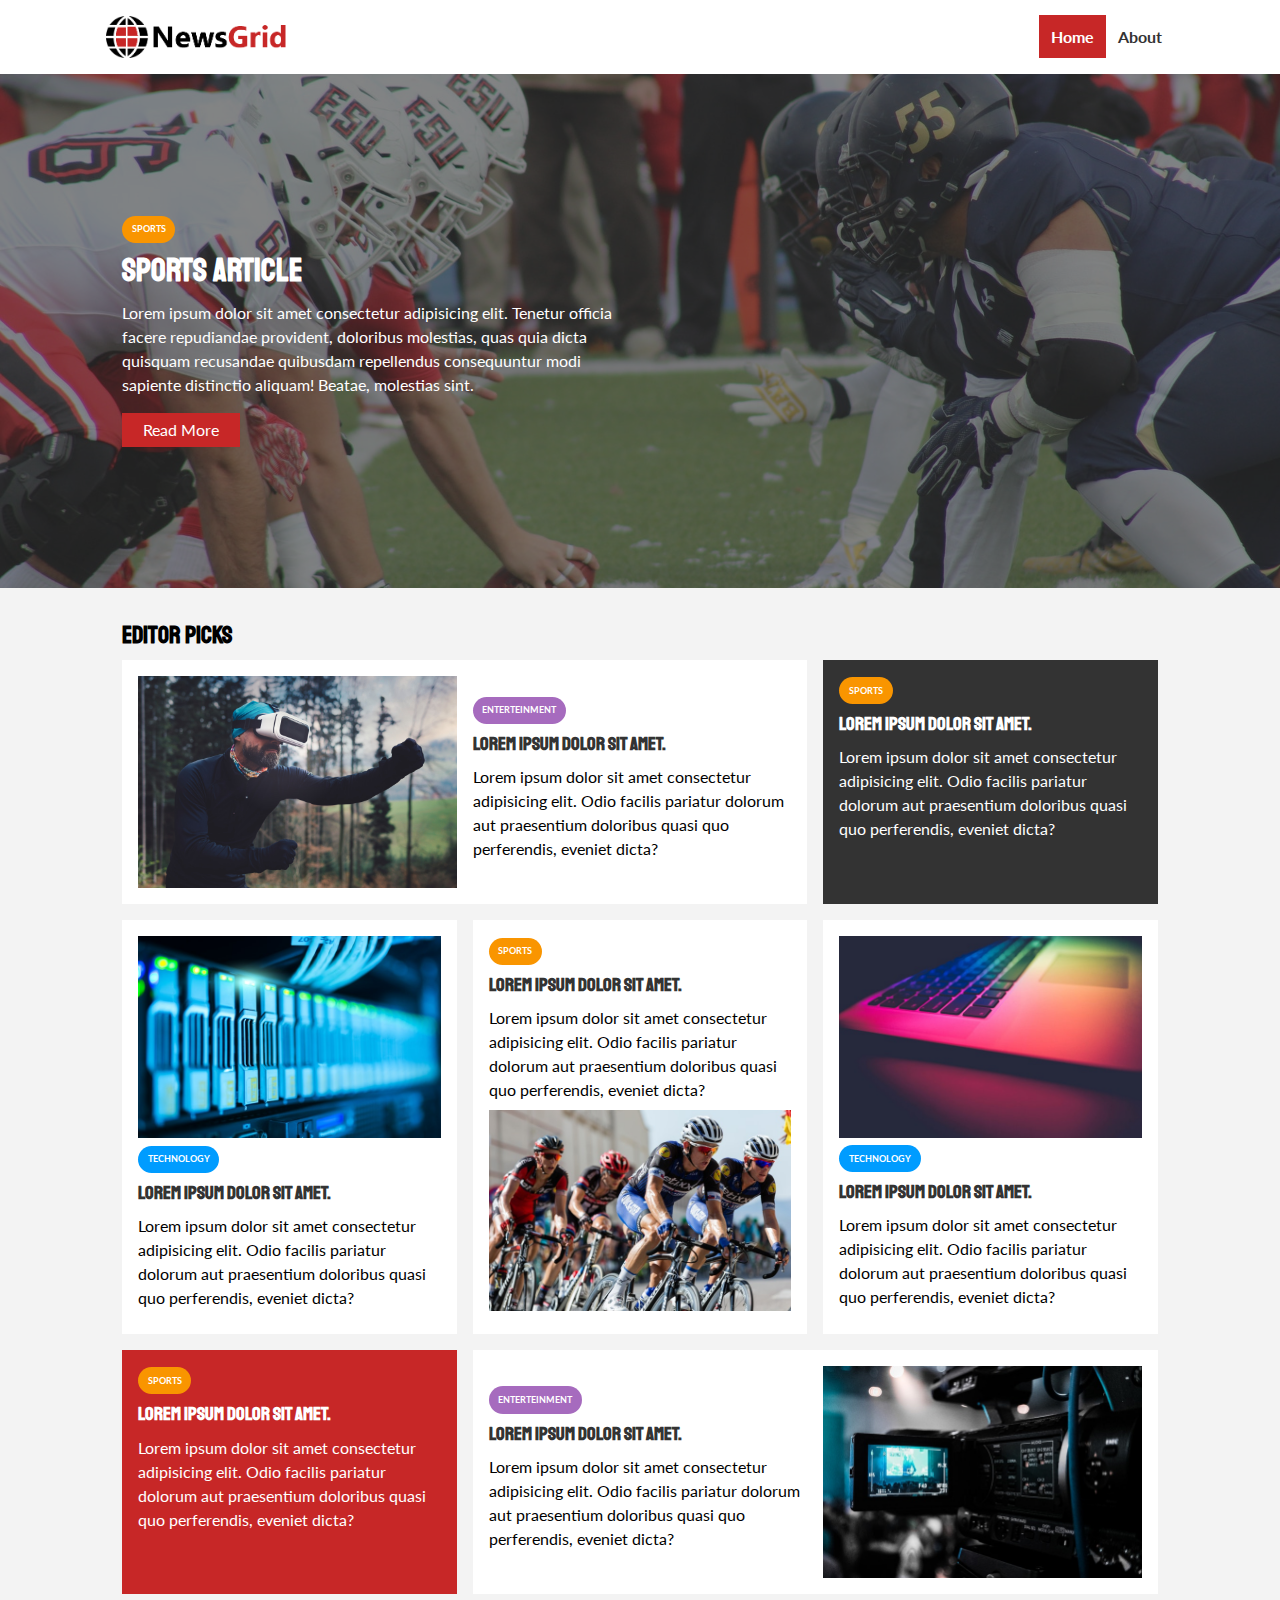
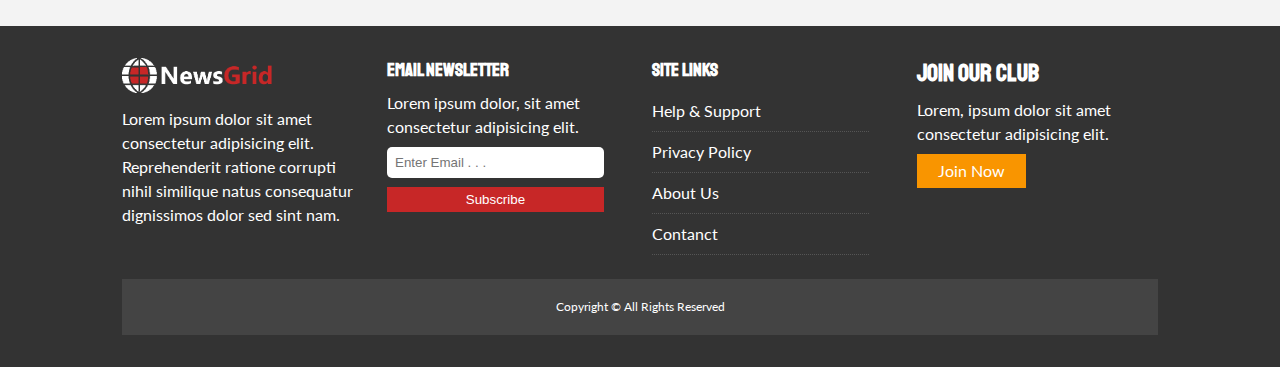
<file: index.html>
<!DOCTYPE html>
<html lang="en">
<head>
  <meta charset="UTF-8">
  <meta name="viewport" content="width=device-width, initial-scale=1.0">
  <link rel="preconnect" href="https://fonts.gstatic.com">
  <link href="https://fonts.googleapis.com/css2?family=Lato:wght@100&family=Staatliches&display=swap" rel="stylesheet">
  <link rel="stylesheet" href="https://cdnjs.cloudflare.com/ajax/libs/font-awesome/5.15.1/css/all.min.css" integrity="sha512-+4zCK9k+qNFUR5X+cKL9EIR+ZOhtIloNl9GIKS57V1MyNsYpYcUrUeQc9vNfzsWfV28IaLL3i96P9sdNyeRssA=="
  crossorigin="anonymous" />
  <link rel="shortcut icon" type="image/x-icon" href="favicon.ico">
  <link rel="stylesheet" href="css/style.css">
  <link rel="stylesheet" media="screen and (max-width: 768px)" href="css/mobil.css">
  <title>NewsGrid | Latest News</title>
</head>
<body>

  <!-- NavBar -->
  <nav id="main-nav">
    <div class="container">
      <img src="img/logo.png" alt="News Grid" class="logo">
      <div class="social">
        <a href="http://facebook.com" target="_blank"><i class="fab fa-facebook fa-2x f"></i></a>
        <a href="http://instagram.com" target="_blank"><i class="fab fa-instagram fa-2x i"></i></a>
        <a href="http://twitter.com" target="_blank"><i class="fab fa-twitter fa-2x t"></i></a>
        <a href="http://youtube.com" target="_blank"><i class="fab fa-youtube fa-2x y"></i></a>
      </div>
      <ul>
        <li><a href="index.html" class="current">Home</a></li>
        <li><a href="about.html" >About</a></li>
      </ul>
    </div>
  </nav>

  <!-- Showcase -->
  <header id="showcase">
    <div class="container">
      <div class="showcase-container">
        <div class="showcase-content">
          <div class="category category-sports">Sports</div>
          <h1>Sports Article</h1>
          <p>
            Lorem ipsum dolor sit amet consectetur adipisicing elit. Tenetur officia facere repudiandae provident, doloribus molestias, quas quia dicta quisquam recusandae quibusdam repellendus consequuntur modi sapiente distinctio aliquam! Beatae, molestias sint.
          </p>
          <a href="article.html" class="btn btn-primary">Read More</a>
        </div>
      </div>
    </div>
  </header>

  <!-- Home Articles -->
  <section id="home-articles" class="py-2">
    <div class="container">
      <h2>Editor Picks</h2>
      <div class="articles-container">
        <article class="card">
          <img src="img/articles/ent1.jpg" alt="">
          <div>
            <div class="category category-ent">Enterteinment</div>
            <h3>
              <a href="article.html">Lorem ipsum dolor sit amet.</a>
            </h3>
            <p>
              Lorem ipsum dolor sit amet consectetur adipisicing elit. Odio facilis pariatur dolorum aut praesentium doloribus quasi quo perferendis, eveniet dicta?
            </p>
          </div>
        </article>
        <article class="card bg-dark">
          <div class="category category-sports">Sports</div>
          <h3>
            <a href="article.html">Lorem ipsum dolor sit amet.</a>
          </h3>
          <p>
            Lorem ipsum dolor sit amet consectetur adipisicing elit. Odio facilis pariatur dolorum aut praesentium doloribus quasi quo perferendis, eveniet dicta?
          </p>
        </article>
        <article class="card">
          <img src="./img/articles/tech1.jpg" alt=""> 
          <div class="category category-tech">Technology</div>
          <h3>
            <a href="article.html">Lorem ipsum dolor sit amet.</a>
          </h3>
          <p>
            Lorem ipsum dolor sit amet consectetur adipisicing elit. Odio facilis pariatur dolorum aut praesentium doloribus quasi quo perferendis, eveniet dicta?
          </p>
        </article>
        <article class="card">
          <div class="category category-sports">Sports</div>
          <h3>
            <a href="article.html">Lorem ipsum dolor sit amet.</a>
          </h3>
          <p>
            Lorem ipsum dolor sit amet consectetur adipisicing elit. Odio facilis pariatur dolorum aut praesentium doloribus quasi quo perferendis, eveniet dicta?
          </p>
          <img src="./img/articles/sports1.jpg" alt=""> 
        </article>
        <article class="card">
          <img src="./img/articles/tech2.jpg" alt="">
          <div class="category category-tech">Technology</div>
          <h3>
            <a href="article.html">Lorem ipsum dolor sit amet.</a>
          </h3>
          <p>
            Lorem ipsum dolor sit amet consectetur adipisicing elit. Odio facilis pariatur dolorum aut praesentium doloribus
            quasi quo perferendis, eveniet dicta?
          </p>
        </article>
        <article class="card bg-primary">
          <div class="category category-sports">Sports</div>
          <h3>
            <a href="article.html">Lorem ipsum dolor sit amet.</a>
          </h3>
          <p>
            Lorem ipsum dolor sit amet consectetur adipisicing elit. Odio facilis pariatur dolorum aut praesentium doloribus
            quasi quo perferendis, eveniet dicta?
          </p>
        </article> 
        <article class="card">
          <div>
            <div class="category category-ent">Enterteinment</div>
            <h3>
              <a href="article.html">Lorem ipsum dolor sit amet.</a>
            </h3>
            <p>
              Lorem ipsum dolor sit amet consectetur adipisicing elit. Odio facilis pariatur dolorum aut praesentium doloribus
              quasi quo perferendis, eveniet dicta?
            </p>
          </div>
          <img src="img/articles/ent2.jpg" alt="">
        </article>
      </div>
    </div>
  </section>

  <!-- Footer -->
  <footer id="main-footer" class="py-2">
    <div class="container footer-container">
      <div>
        <img src="./img/logo_light.png" alt="NewsGrid">
        <p>
          Lorem ipsum dolor sit amet consectetur adipisicing elit. Reprehenderit ratione corrupti nihil similique natus consequatur dignissimos dolor sed sint nam.
        </p>
      </div>
      <div>
        <h3>Email NewsLetter</h3>
        <p>
          Lorem ipsum dolor, sit amet consectetur adipisicing elit.
        </p>
        <form>
          <input type="email" placeholder="Enter Email . . .">
          <input type="submit" value="Subscribe" class="btn btn-primary">
        </form>
      </div>
      <div>
        <h3>Site Links</h3>
        <ul class="list">
          <li><a href="#">Help & Support</a></li>
          <li><a href="#">Privacy Policy</a></li>
          <li><a href="#">About Us</a></li>
          <li><a href="#">Contanct</a></li>
        </ul>
      </div>
      <div>
        <h2>Join Our Club</h2>
        <p>
          Lorem, ipsum dolor sit amet consectetur adipisicing elit.
        </p>
        <a href="#" class="btn btn-secondary">Join Now</a>
      </div>
      <div>
        <p>
          Copyright &copy; All Rights Reserved
        </p>
      </div>
    </div>
  </footer>

</body>
</html>
</file>
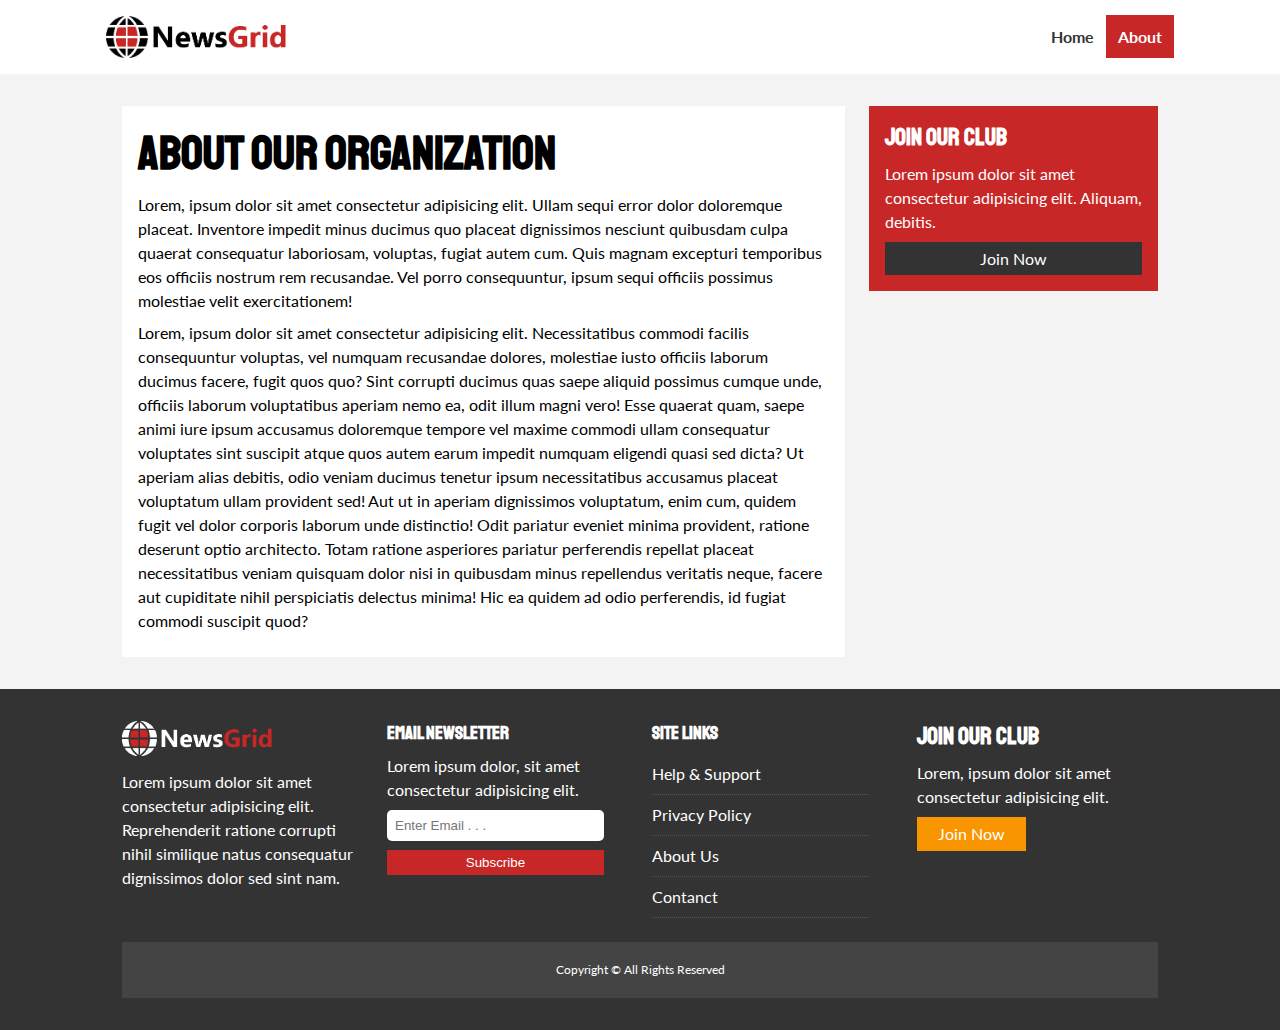
<file: about.html>
<!DOCTYPE html>
<html lang="en">

<head>
  <meta charset="UTF-8">
  <meta name="viewport" content="width=device-width, initial-scale=1.0">
  <link rel="preconnect" href="https://fonts.gstatic.com">
  <link href="https://fonts.googleapis.com/css2?family=Lato:wght@100&family=Staatliches&display=swap" rel="stylesheet">
  <link rel="stylesheet" href="https://cdnjs.cloudflare.com/ajax/libs/font-awesome/5.15.1/css/all.min.css"
    integrity="sha512-+4zCK9k+qNFUR5X+cKL9EIR+ZOhtIloNl9GIKS57V1MyNsYpYcUrUeQc9vNfzsWfV28IaLL3i96P9sdNyeRssA=="
    crossorigin="anonymous" />
  <link rel="shortcut icon" type="image/x-icon" href="favicon.ico">
  <link rel="stylesheet" href="css/style.css">
  <link rel="stylesheet" media="screen and (max-width: 768px)" href="css/mobil.css">
  <title>NewsGrid | About</title>
</head>

<body>

  <!-- NavBar -->
  <nav id="main-nav">
    <div class="container">
      <img src="img/logo.png" alt="News Grid" class="logo">
      <div class="social">
        <a href="http://facebook.com" target="_blank"><i class="fab fa-facebook fa-2x f"></i></a>
        <a href="http://instagram.com" target="_blank"><i class="fab fa-instagram fa-2x i"></i></a>
        <a href="http://twitter.com" target="_blank"><i class="fab fa-twitter fa-2x t"></i></a>
        <a href="http://youtube.com" target="_blank"><i class="fab fa-youtube fa-2x y"></i></a>
      </div>
      <ul>
        <li><a href="index.html" >Home</a></li>
        <li><a href="about.html" class="current">About</a></li>
      </ul>
    </div>
  </nav>

  <section id="about">
    <div class="container">
      <div class="page-container">
        <article class="card">
          <h1 class="l-heading">About Our Organization</h1>          
          <p>
            Lorem, ipsum dolor sit amet consectetur adipisicing elit. Ullam sequi error dolor doloremque placeat. Inventore impedit minus ducimus quo placeat dignissimos nesciunt quibusdam culpa quaerat consequatur laboriosam, voluptas, fugiat autem cum. Quis magnam excepturi temporibus eos officiis nostrum rem recusandae. Vel porro consequuntur, ipsum sequi officiis possimus molestiae velit exercitationem!
          </p>
          <p>
            Lorem, ipsum dolor sit amet consectetur adipisicing elit. Necessitatibus commodi facilis consequuntur voluptas, vel numquam recusandae dolores, molestiae iusto officiis laborum ducimus facere, fugit quos quo? Sint corrupti ducimus quas saepe aliquid possimus cumque unde, officiis laborum voluptatibus aperiam nemo ea, odit illum magni vero! Esse quaerat quam, saepe animi iure ipsum accusamus doloremque tempore vel maxime commodi ullam consequatur voluptates sint suscipit atque quos autem earum impedit numquam eligendi quasi sed dicta? Ut aperiam alias debitis, odio veniam ducimus tenetur ipsum necessitatibus accusamus placeat voluptatum ullam provident sed! Aut ut in aperiam dignissimos voluptatum, enim cum, quidem fugit vel dolor corporis laborum unde distinctio! Odit pariatur eveniet minima provident, ratione deserunt optio architecto. Totam ratione asperiores pariatur perferendis repellat placeat necessitatibus veniam quisquam dolor nisi in quibusdam minus repellendus veritatis neque, facere aut cupiditate nihil perspiciatis delectus minima! Hic ea quidem ad odio perferendis, id fugiat commodi suscipit quod?
          </p>
        </article>
        <aside class="card bg-primary">
          <h2>Join Our Club</h2>
          <p>
            Lorem ipsum dolor sit amet consectetur adipisicing elit. Aliquam, debitis.
          </p>
          <a href="#" class="btn btn-dark btn-block">Join Now</a>
        </aside>
      </div>
    </div>
  </section>

  <!-- Footer -->
  <footer id="main-footer" class="py-2">
    <div class="container footer-container">
      <div>
        <img src="./img/logo_light.png" alt="NewsGrid">
        <p>
          Lorem ipsum dolor sit amet consectetur adipisicing elit. Reprehenderit ratione corrupti nihil similique natus
          consequatur dignissimos dolor sed sint nam.
        </p>
      </div>
      <div>
        <h3>Email NewsLetter</h3>
        <p>
          Lorem ipsum dolor, sit amet consectetur adipisicing elit.
        </p>
        <form>
          <input type="email" placeholder="Enter Email . . .">
          <input type="submit" value="Subscribe" class="btn btn-primary">
        </form>
      </div>
      <div>
        <h3>Site Links</h3>
        <ul class="list">
          <li><a href="#">Help & Support</a></li>
          <li><a href="#">Privacy Policy</a></li>
          <li><a href="#">About Us</a></li>
          <li><a href="#">Contanct</a></li>
        </ul>
      </div>
      <div>
        <h2>Join Our Club</h2>
        <p>
          Lorem, ipsum dolor sit amet consectetur adipisicing elit.
        </p>
        <a href="#" class="btn btn-secondary">Join Now</a>
      </div>
      <div>
        <p>
          Copyright &copy; All Rights Reserved
        </p>
      </div>
    </div>
  </footer>

</body>

</html>
</file>
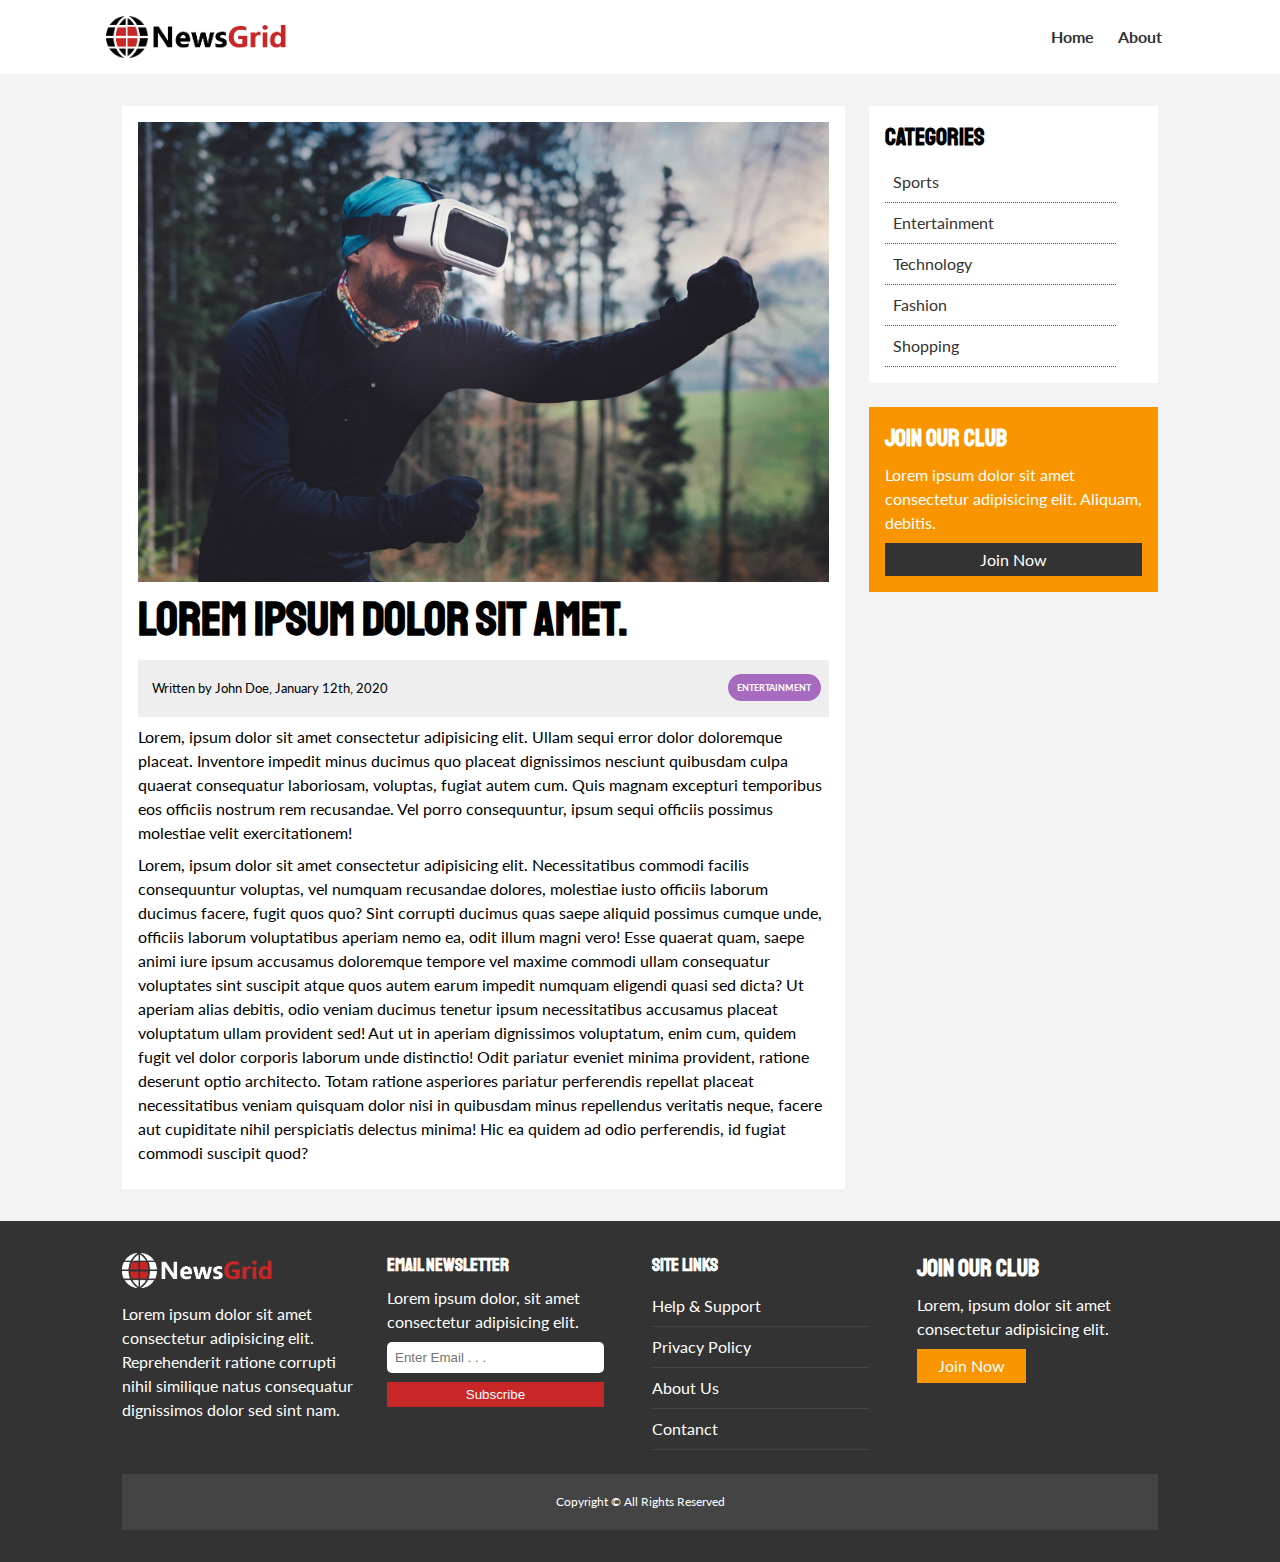
<file: article.html>
<!DOCTYPE html>
<html lang="en">

<head>
  <meta charset="UTF-8">
  <meta name="viewport" content="width=device-width, initial-scale=1.0">
  <link rel="preconnect" href="https://fonts.gstatic.com">
  <link href="https://fonts.googleapis.com/css2?family=Lato:wght@100&family=Staatliches&display=swap" rel="stylesheet">
  <link rel="stylesheet" href="https://cdnjs.cloudflare.com/ajax/libs/font-awesome/5.15.1/css/all.min.css"
    integrity="sha512-+4zCK9k+qNFUR5X+cKL9EIR+ZOhtIloNl9GIKS57V1MyNsYpYcUrUeQc9vNfzsWfV28IaLL3i96P9sdNyeRssA=="
    crossorigin="anonymous" />
  <link rel="shortcut icon" type="image/x-icon" href="favicon.ico">
  <link rel="stylesheet" href="css/style.css">
  <link rel="stylesheet" media="screen and (max-width: 768px)" href="css/mobil.css">
  <title>NewsGrid | Latest News</title>
</head>

<body>

  <!-- NavBar -->
  <nav id="main-nav">
    <div class="container">
      <img src="img/logo.png" alt="News Grid" class="logo">
      <div class="social">
        <a href="http://facebook.com" target="_blank"><i class="fab fa-facebook fa-2x f"></i></a>
        <a href="http://instagram.com" target="_blank"><i class="fab fa-instagram fa-2x i"></i></a>
        <a href="http://twitter.com" target="_blank"><i class="fab fa-twitter fa-2x t"></i></a>
        <a href="http://youtube.com" target="_blank"><i class="fab fa-youtube fa-2x y"></i></a>
      </div>
      <ul>
        <li><a href="index.html">Home</a></li>
        <li><a href="about.html">About</a></li>
      </ul>
    </div>
  </nav>

  <section id="article">
    <div class="container">
      <div class="page-container">
        <article class="card">
          <img src="img/articles/ent1.jpg" alt="">
          <h1 class="l-heading">Lorem ipsum dolor sit amet.</h1>
          <div class="meta">
            <small>
              <i class="fas fa-user"></i>&nbsp; Written by John Doe, January 12th, 2020
            </small>
            &nbsp;
            <div class="category category-ent">Entertainment</div>
          </div>
          <p>
            Lorem, ipsum dolor sit amet consectetur adipisicing elit. Ullam sequi error dolor doloremque placeat.
            Inventore impedit minus ducimus quo placeat dignissimos nesciunt quibusdam culpa quaerat consequatur
            laboriosam, voluptas, fugiat autem cum. Quis magnam excepturi temporibus eos officiis nostrum rem
            recusandae. Vel porro consequuntur, ipsum sequi officiis possimus molestiae velit exercitationem!
          </p>
          <p>
            Lorem, ipsum dolor sit amet consectetur adipisicing elit. Necessitatibus commodi facilis consequuntur
            voluptas, vel numquam recusandae dolores, molestiae iusto officiis laborum ducimus facere, fugit quos quo?
            Sint corrupti ducimus quas saepe aliquid possimus cumque unde, officiis laborum voluptatibus aperiam nemo
            ea, odit illum magni vero! Esse quaerat quam, saepe animi iure ipsum accusamus doloremque tempore vel maxime
            commodi ullam consequatur voluptates sint suscipit atque quos autem earum impedit numquam eligendi quasi sed
            dicta? Ut aperiam alias debitis, odio veniam ducimus tenetur ipsum necessitatibus accusamus placeat
            voluptatum ullam provident sed! Aut ut in aperiam dignissimos voluptatum, enim cum, quidem fugit vel dolor
            corporis laborum unde distinctio! Odit pariatur eveniet minima provident, ratione deserunt optio architecto.
            Totam ratione asperiores pariatur perferendis repellat placeat necessitatibus veniam quisquam dolor nisi in
            quibusdam minus repellendus veritatis neque, facere aut cupiditate nihil perspiciatis delectus minima! Hic
            ea quidem ad odio perferendis, id fugiat commodi suscipit quod?
          </p>
        </article>

        <aside id="categories" class="card">
          <h2>Categories</h2>
          <ul class="list">
            <li><a href="#"><i class="fas fa-chevron-right"></i>&nbsp;&nbsp;Sports</a></li>
            <li><a href="#"><i class="fas fa-chevron-right"></i>&nbsp;&nbsp;Entertainment</a></li>
            <li><a href="#"><i class="fas fa-chevron-right"></i>&nbsp;&nbsp;Technology</a></li>
            <li><a href="#"><i class="fas fa-chevron-right"></i>&nbsp;&nbsp;Fashion</a></li>
            <li><a href="#"><i class="fas fa-chevron-right"></i>&nbsp;&nbsp;Shopping</a></li>
          </ul>
        </aside>
        <aside class="card bg-secondary">
          <h2>Join Our Club</h2>
          <p>
            Lorem ipsum dolor sit amet consectetur adipisicing elit. Aliquam, debitis.
          </p>
          <a href="#" class="btn btn-dark btn-block">Join Now</a>
        </aside>
      </div>
    </div>
  </section>

  <!-- Footer -->
  <footer id="main-footer" class="py-2">
    <div class="container footer-container">
      <div>
        <img src="./img/logo_light.png" alt="NewsGrid">
        <p>
          Lorem ipsum dolor sit amet consectetur adipisicing elit. Reprehenderit ratione corrupti nihil similique natus
          consequatur dignissimos dolor sed sint nam.
        </p>
      </div>
      <div>
        <h3>Email NewsLetter</h3>
        <p>
          Lorem ipsum dolor, sit amet consectetur adipisicing elit.
        </p>
        <form>
          <input type="email" placeholder="Enter Email . . .">
          <input type="submit" value="Subscribe" class="btn btn-primary">
        </form>
      </div>
      <div>
        <h3>Site Links</h3>
        <ul class="list">
          <li><a href="#">Help & Support</a></li>
          <li><a href="#">Privacy Policy</a></li>
          <li><a href="#">About Us</a></li>
          <li><a href="#">Contanct</a></li>
        </ul>
      </div>
      <div>
        <h2>Join Our Club</h2>
        <p>
          Lorem, ipsum dolor sit amet consectetur adipisicing elit.
        </p>
        <a href="#" class="btn btn-secondary">Join Now</a>
      </div>
      <div>
        <p>
          Copyright &copy; All Rights Reserved
        </p>
      </div>
    </div>
  </footer>

</body>

</html>
</file>
<file: css/style.css>
:root {
  --primary-color: #c72727;
  --secondary-color: #f99500;
  --light-color: #f3f3f3;
  --dark-color: #333;
  --max-width: 1100px;
}

.category {
  --sports-color: #f99500;
  --ent-color: #a66bbe;
  --tech-color: #009cff;
}

* {
  margin: 0;
  padding: 0;
  box-sizing: border-box;
}

body {
  font-family: "Lato", sans-serif;
  line-height: 1.5rem;
  background: var(--light-color);
}

a {
  color: #333;
  text-decoration: none;
}

ul {
  list-style: none;
}

p {
  margin: 0.5rem 0;
}

img {
  width: 100%;
}

h1,
h2,
h3,
h4,
h5,
h6 {
  font-family: "Staatliches", cursive;
  margin-bottom: 0.55rem;
  line-height: 1.3;
}

/* Utilities  */
.container {
  max-width: var(--max-width);
  margin: auto;
  padding: 0 2rem;
  overflow: hidden;
}

.category {
  display: inline-block;
  color: #fff;
  font-size: 0.55rem;
  text-transform: uppercase;
  padding: 0.1rem 0.6rem;
  border-radius: 15px;
  margin-bottom: 0.5rem;
  font-weight: bold;
}

.category-sports {
  background: var(--sports-color);
}
.category-ent {
  background: var(--ent-color);
}
.category-tech {
  background: var(--tech-color);
}

.btn {
  display: inline-block;
  border: none;
  background: var(--dark-color);
  color: #fff;
  padding: 0.3rem 1.3rem;
  border-radius: 0px;
  transition: 0.3s ease-in-out;
}

.btn:hover {
  background: var(--light-color);
  color: #333;
  border-radius: 10px;
}

.btn-light {
  background: var(--light-color);
}
.btn-primary {
  background: var(--primary-color);
}
.btn-secondary {
  background: var(--secondary-color);
}

.btn-block {
  display: block;
  width: 100%;
  text-align: center;
}

.card {
  background: #fff;
  padding: 1rem;
}

.bg-dark {
  background: var(--dark-color);
  color: #fff;
}

.bg-primary {
  background: var(--primary-color);
  color: #fff;
}

.bg-secondary {
  background: var(--secondary-color);
  color: #fff;
}

.py-1 {
  padding: 1.5rem 0;
}
.py-2 {
  padding: 2rem 0;
}
.py-3 {
  padding: 3rem 0;
}

.p-1 {
  padding: 1.5rem;
}
.p-2 {
  padding: 2rem;
}
.p-3 {
  padding: 3rem;
}

.l-heading {
  font-size: 3rem;
}

.bg-dark h1,
.bg-dark h2,
.bg-dark h3,
.bg-dark a,
.bg-primary h1,
.bg-primary h2,
.bg-primary h3,
.bg-primary a,
.bg-secondary h1,
.bg-secondary h2,
.bg-secondary h3,
.bg-secondary a {
  color: #fff;
}

.list li {
  padding: 0.5rem 0;
  border-bottom: #555 dotted 1px;
  width: 90%;
}

.list li a {
  transition: all 0.22s ease-in-out;
}

.list li a:hover {
  color: var(--primary-color) !important;
}

/* Inner Page Grid Container */
.page-container {
  display: grid;
  grid-template-columns: 5fr 2fr;
  grid-gap: 1.5rem;
  margin: 2rem 0;
}

.page-container > *:first-child {
  grid-row: 1 / span 3;
}

/* Navigation */
#main-nav {
  background: #fff;
  position: sticky;
  top: 0;
  z-index: 2;
}

#main-nav .container {
  display: grid;
  grid-template-columns: 6fr 3fr 2fr;
  padding: 1rem;
  align-items: center;
}

#main-nav .logo {
  width: 180px;
}

#main-nav ul {
  justify-content: end;
  display: flex;
}

#main-nav ul li a {
  padding: 0.75rem;
  font-weight: bold;
  transition: all 0.3s ease-in-out;
  border-radius: 0px;
}

#main-nav ul li a:hover {
  background: rgb(78, 77, 77);
  color: #fff;
  border-radius: 10px;
}

#main-nav ul li a.current {
  background: var(--primary-color);
  color: #fff;
  transition: all 0.3s ease-in-out;
  border-radius: 0px;
}

#main-nav ul li a.current:hover {
  background: var(--secondary-color);
  color: #333;
  border-radius: 10px;
}

#main-nav .social {
  justify-self: center;
}

#main-nav .social i {
  color: #777;
  margin-right: 0.5rem;
  transition: 0.3s ease-in-out;
}

#main-nav .social .f:hover {
  color: #3b5998;
}
#main-nav .social .i:hover {
  color: #dd2a7b;
}
#main-nav .social .t:hover {
  color: #00acee;
}
#main-nav .social .y:hover {
  color: red;
}

/* Showcase */
#showcase {
  color: #fff;
  background: #333;
  padding: 2rem;
  position: relative;
}

#showcase::before {
  content: "";
  background: url("../img/featured.jpg") no-repeat center center/cover;
  position: absolute;
  top: 0;
  left: 0;
  width: 100%;
  height: 100%;
  opacity: 0.4;
}

#showcase .showcase-container {
  display: grid;
  grid-template-columns: repeat(2, 1fr);
  justify-content: center;
  align-items: center;
  height: 50vh;
}

#showcase .showcase-content {
  z-index: 1;
}

#showcase .showcase-content p {
  margin-bottom: 1rem;
}

/* Home Articles */
#home-articles .articles-container {
  display: grid;
  grid-template-columns: repeat(3, 1fr);
  grid-gap: 1rem;
}

#home-articles .articles-container > *:first-child,
#home-articles .articles-container > *:last-child {
  display: grid;
  grid-template-columns: repeat(2, 1fr);
  grid-gap: 1rem;
  align-items: center;
  grid-column: 1 / span 2;
}

#home-articles .articles-container > *:last-child {
  grid-column: 2 / span 2;
}

#article .meta {
  display: flex;
  justify-content: space-between;
  align-items: center;
  background: #eee;
  padding: 0.5rem;
}

#article .meta .category {
  margin-top: 0.4rem;
}

/* Footer */
#main-footer {
  background: var(--dark-color);
  color: #fff;
}

#main-footer img {
  width: 150px;
}

#main-footer a {
  color: #fff;
}

#main-footer .footer-container {
  display: grid;
  grid-template-columns: repeat(4, 1fr);
  grid-gap: 1.5rem;
}

#main-footer .footer-container > *:last-child {
  grid-column: 1 / span 4;
  background: #444;
  padding: 0.5rem;
  text-align: center;
  font-size: 0.75rem;
}

#main-footer .footer-container input[type="email"] {
  width: 90%;
  padding: 0.5rem;
  margin-bottom: 0.5rem;
  border-radius: 5px;
  border: none;
}

#main-footer .footer-container input[type="email"]:focus {
  outline-color: var(--primary-color);
}

#main-footer .footer-container input[type="submit"] {
  width: 90%;
}

#main-footer .footer-container a:hover {
  color: #333;
  font-weight: 700;
}
</file>
<file: css/mobil.css>
/* Navigation */
#main-nav .social {
  display: none;
}

#main-nav .container {
  grid-template-columns: 1fr;
  grid-gap: 1.2rem;
}

#main-nav ul,
#main-nav .logo {
  justify-self: center;
}

#main-nav ul li a {
  padding: 0.5rem;
}

#home-articles .articles-container {
  display: grid;
  grid-template-columns: repeat(2, 1fr);
  grid-gap: 1rem;
}

#home-articles .articles-container > *:first-child,
#home-articles .articles-container > *:last-child {
  grid-template-columns: 1fr;
  grid-column: 1;
}

@media (max-width: 600px) {
  /* Stack Grid Items*/
  #showcase .showcase-container,
  #home-articles .articles-container,
  #main-footer .footer-container {
    grid-template-columns: 1fr;
  }

  #main-footer .footer-container > *:last-child {
    grid-column: 1;
  }

  #main-footer .footer-container > *:first-child,
  #main-footer .footer-container > *:nth-child(2) {
    border-bottom: #444 dotted 1px;
    padding-bottom: 1rem;
  }

  .page-container {
    grid-template-columns: 1fr;
    text-align: center;
  }

  .page-container > *:first-child {
    grid-row: 1;
  }

  .l-heading {
    font-size: 2rem;
  }
}
</file>
